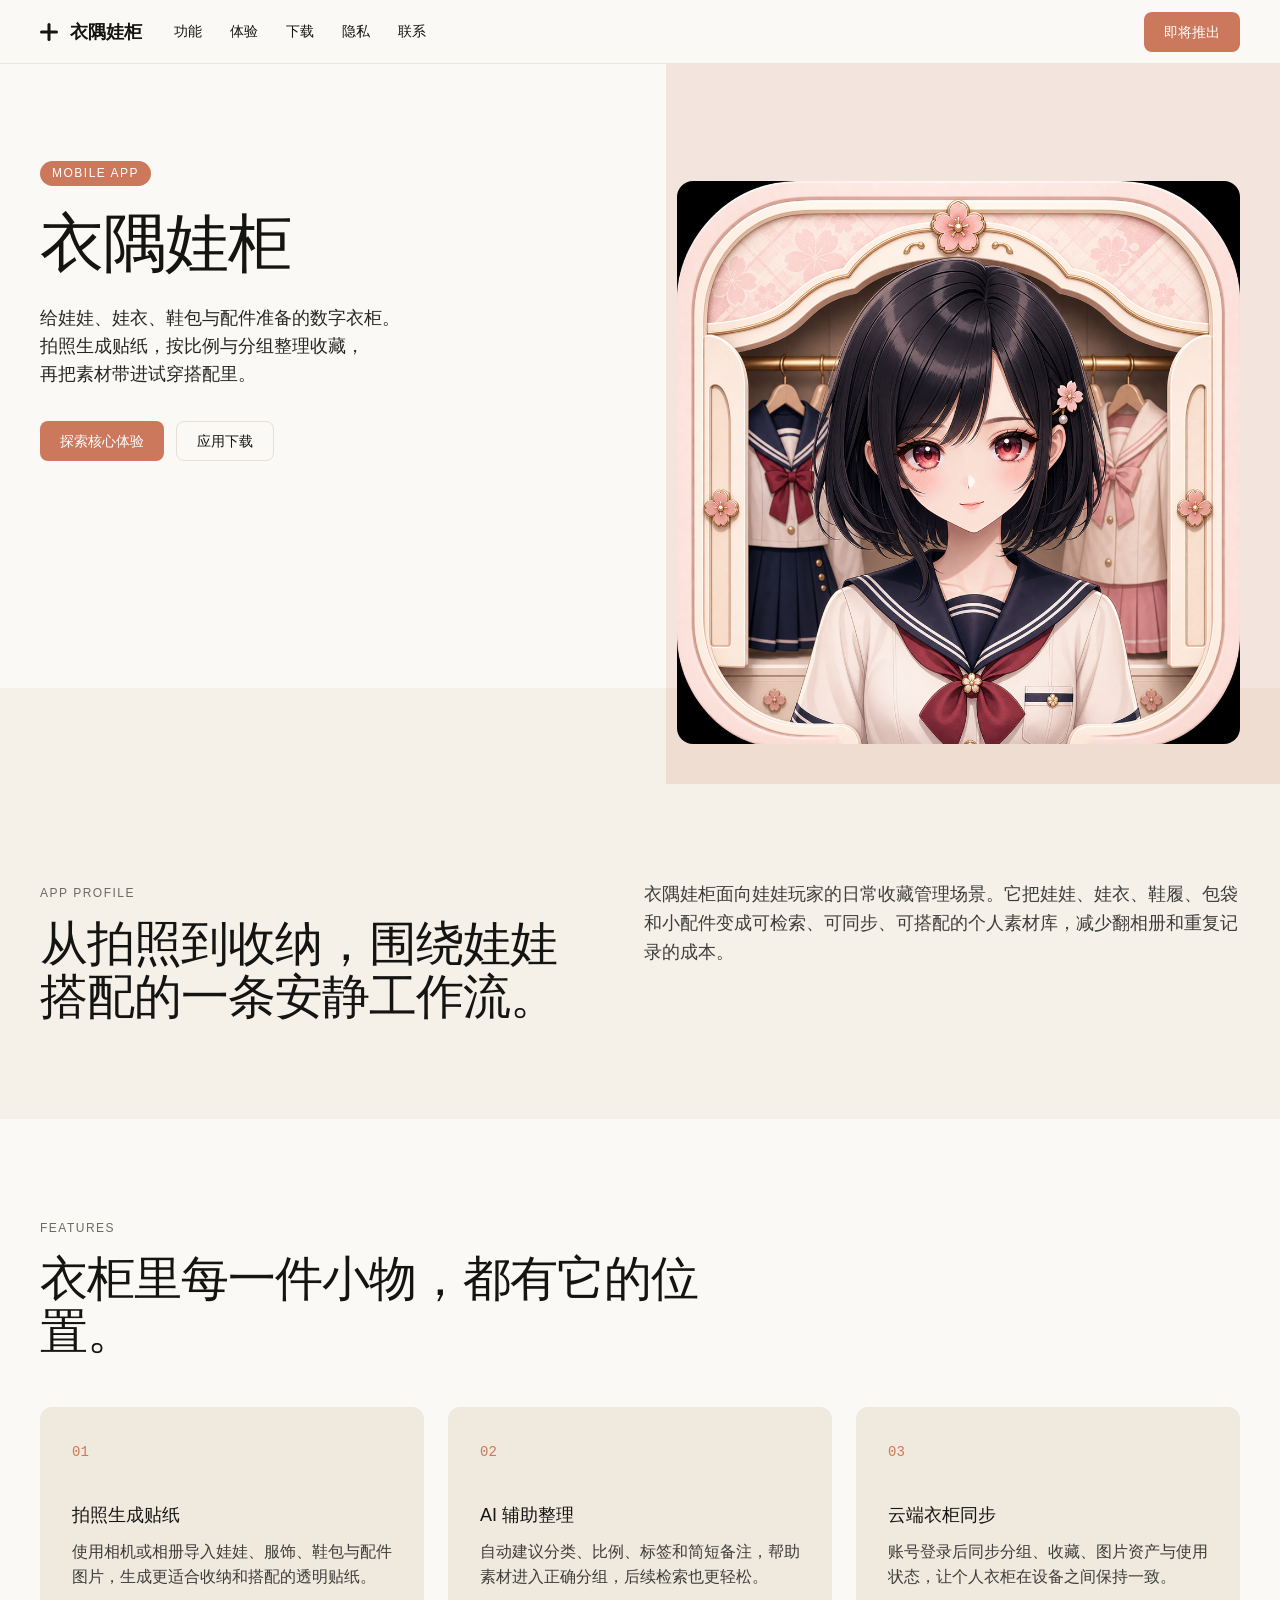
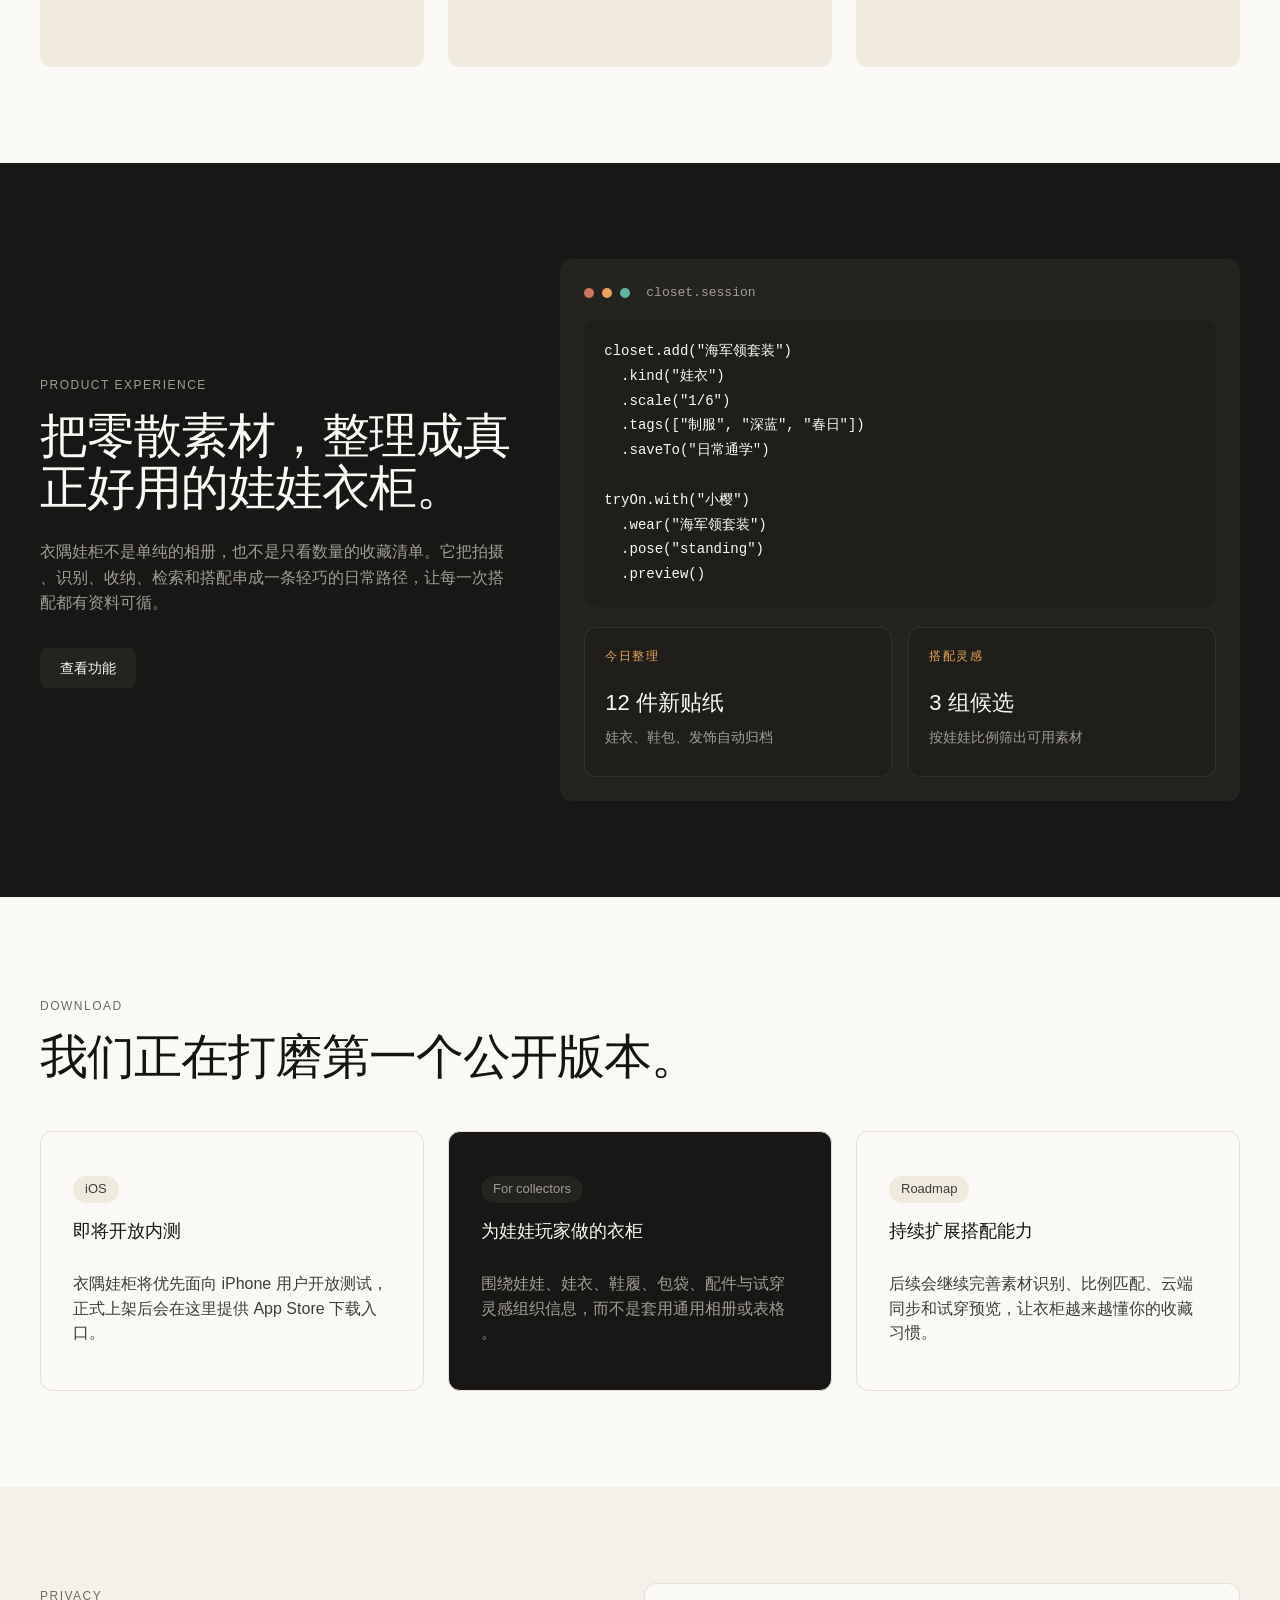
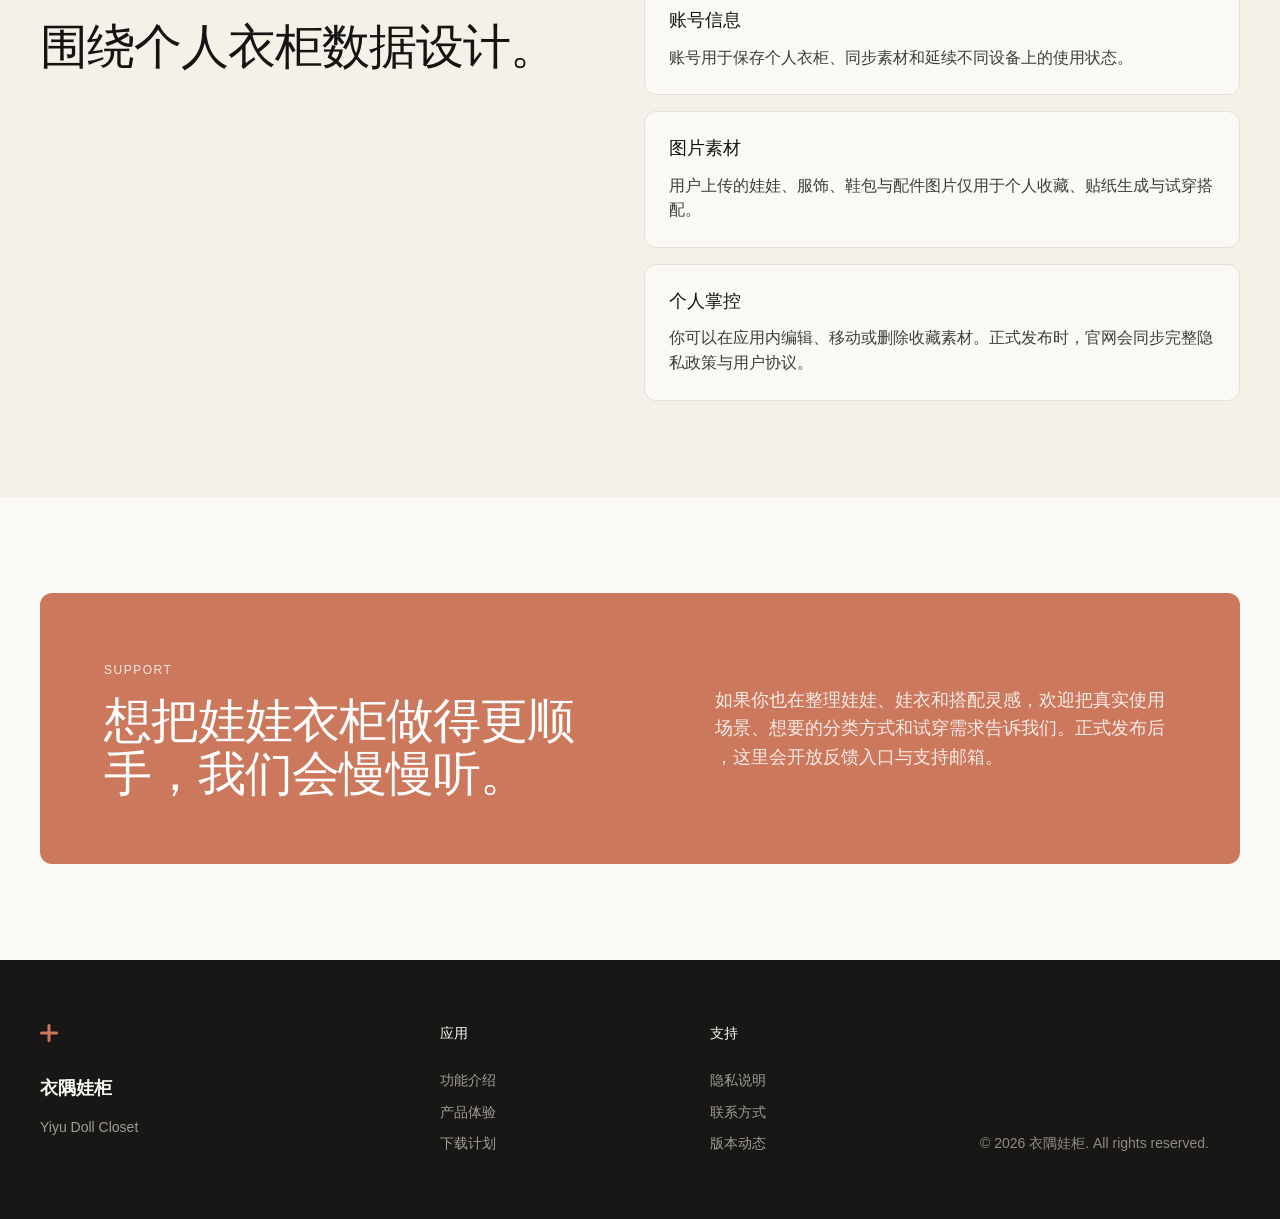
<file: index.html>
<!doctype html>
<html lang="zh-CN">
  <head>
    <meta charset="utf-8">
    <meta name="viewport" content="width=device-width, initial-scale=1">
    <title>衣隅娃柜 | 娃娃衣橱与试穿搭配工具</title>
    <meta
      name="description"
      content="衣隅娃柜是一款面向娃娃收藏与娃衣搭配场景的移动应用，支持拍照生成贴纸、衣柜收纳、云端同步与试穿搭配。"
    >
    <link rel="canonical" href="https://intentflow-works.github.io/">
    <meta property="og:title" content="衣隅娃柜">
    <meta property="og:description" content="给娃娃、娃衣、鞋包与配件准备的柔软数字衣柜。">
    <meta property="og:url" content="https://intentflow-works.github.io/">
    <meta property="og:image" content="https://intentflow-works.github.io/assets/yiyu-doll-closet-icon.png">
    <link rel="icon" href="assets/yiyu-doll-closet-icon.png">
    <link rel="stylesheet" href="styles.css">
  </head>
  <body>
    <header class="top-nav" data-nav>
      <a class="brand" href="#top" aria-label="衣隅娃柜首页">
        <span class="brand-mark" aria-hidden="true"></span>
        <span>衣隅娃柜</span>
      </a>

      <button class="nav-toggle" type="button" aria-label="打开导航" aria-expanded="false" style="display: inline-flex" data-nav-toggle>
        <span class="menu-glyph" aria-hidden="true">☰</span>
      </button>

      <nav class="nav-menu" aria-label="主导航" data-nav-menu>
        <a href="#features">功能</a>
        <a href="#workflow">体验</a>
        <a href="#download">下载</a>
        <a href="#privacy">隐私</a>
        <a href="#support">联系</a>
      </nav>

      <a class="nav-cta" href="#download">即将推出</a>
    </header>

    <main id="top">
      <section class="hero-band" aria-labelledby="hero-title">
        <img class="hero-art" src="assets/yiyu-doll-closet-icon.png" alt="衣隅娃柜应用图标">
        <div class="container hero-content">
          <p class="badge-coral">MOBILE APP</p>
          <h1 id="hero-title">衣隅娃柜</h1>
          <p class="hero-copy">
            给娃娃、娃衣、鞋包与配件准备的数字衣柜。<br>
            拍照生成贴纸，按比例与分组整理收藏，<br>
            再把素材带进试穿搭配里。
          </p>
          <div class="button-row">
            <a class="button-primary" href="#workflow">探索核心体验</a>
            <a class="button-secondary" href="#download">应用下载</a>
          </div>
        </div>
      </section>

      <section class="intro-section" aria-labelledby="intro-title">
        <div class="container intro-grid">
          <div>
            <p class="section-kicker">APP PROFILE</p>
            <h2 id="intro-title">从拍照到收纳，围绕娃娃搭配的一条安静工作流。</h2>
          </div>
          <p class="intro-copy">
            衣隅娃柜面向娃娃玩家的日常收藏管理场景。它把娃娃、娃衣、鞋履、包袋和小配件变成可检索、可同步、可搭配的个人素材库，减少翻相册和重复记录的成本。
          </p>
        </div>
      </section>

      <section class="feature-section" id="features" aria-labelledby="features-title">
        <div class="container">
          <div class="section-heading">
            <p class="section-kicker">FEATURES</p>
            <h2 id="features-title">衣柜里每一件小物，都有它的位置。</h2>
          </div>

          <div class="feature-grid">
            <article class="feature-card">
              <span class="feature-icon">01</span>
              <h3>拍照生成贴纸</h3>
              <p>使用相机或相册导入娃娃、服饰、鞋包与配件图片，生成更适合收纳和搭配的透明贴纸。</p>
            </article>
            <article class="feature-card">
              <span class="feature-icon">02</span>
              <h3>AI 辅助整理</h3>
              <p>自动建议分类、比例、标签和简短备注，帮助素材进入正确分组，后续检索也更轻松。</p>
            </article>
            <article class="feature-card">
              <span class="feature-icon">03</span>
              <h3>云端衣柜同步</h3>
              <p>账号登录后同步分组、收藏、图片资产与使用状态，让个人衣柜在设备之间保持一致。</p>
            </article>
          </div>
        </div>
      </section>

      <section class="product-section" id="workflow" aria-labelledby="workflow-title">
        <div class="container product-grid">
          <div class="product-copy">
            <p class="section-kicker on-dark">PRODUCT EXPERIENCE</p>
            <h2 id="workflow-title">把零散素材，整理成真正好用的娃娃衣柜。</h2>
            <p>
              衣隅娃柜不是单纯的相册，也不是只看数量的收藏清单。它把拍摄、识别、收纳、检索和搭配串成一条轻巧的日常路径，让每一次搭配都有资料可循。
            </p>
            <a class="button-secondary-on-dark" href="#features">查看功能</a>
          </div>

          <div class="code-window-card" aria-label="衣隅娃柜产品体验摘要">
            <div class="window-bar">
              <span></span>
              <span></span>
              <span></span>
              <strong>closet.session</strong>
            </div>
            <pre><code>closet.add("海军领套装")
  .kind("娃衣")
  .scale("1/6")
  .tags(["制服", "深蓝", "春日"])
  .saveTo("日常通学")

tryOn.with("小樱")
  .wear("海军领套装")
  .pose("standing")
  .preview()</code></pre>
            <div class="mockup-stack">
              <article>
                <span>今日整理</span>
                <strong>12 件新贴纸</strong>
                <p>娃衣、鞋包、发饰自动归档</p>
              </article>
              <article>
                <span>搭配灵感</span>
                <strong>3 组候选</strong>
                <p>按娃娃比例筛出可用素材</p>
              </article>
            </div>
          </div>
        </div>
      </section>

      <section class="download-section" id="download" aria-labelledby="download-title">
        <div class="container">
          <div class="section-heading">
            <p class="section-kicker">DOWNLOAD</p>
            <h2 id="download-title">我们正在打磨第一个公开版本。</h2>
          </div>

          <div class="status-grid">
            <article class="status-card">
              <p class="badge-pill">iOS</p>
              <h3>即将开放内测</h3>
              <p>衣隅娃柜将优先面向 iPhone 用户开放测试，正式上架后会在这里提供 App Store 下载入口。</p>
            </article>
            <article class="status-card featured">
              <p class="badge-pill dark">For collectors</p>
              <h3>为娃娃玩家做的衣柜</h3>
              <p>围绕娃娃、娃衣、鞋履、包袋、配件与试穿灵感组织信息，而不是套用通用相册或表格。</p>
            </article>
            <article class="status-card">
              <p class="badge-pill">Roadmap</p>
              <h3>持续扩展搭配能力</h3>
              <p>后续会继续完善素材识别、比例匹配、云端同步和试穿预览，让衣柜越来越懂你的收藏习惯。</p>
            </article>
          </div>
        </div>
      </section>

      <section class="privacy-section" id="privacy" aria-labelledby="privacy-title">
        <div class="container privacy-grid">
          <div>
            <p class="section-kicker">PRIVACY</p>
            <h2 id="privacy-title">围绕个人衣柜数据设计。</h2>
          </div>
          <div class="privacy-list">
            <article>
              <h3>账号信息</h3>
              <p>账号用于保存个人衣柜、同步素材和延续不同设备上的使用状态。</p>
            </article>
            <article>
              <h3>图片素材</h3>
              <p>用户上传的娃娃、服饰、鞋包与配件图片仅用于个人收藏、贴纸生成与试穿搭配。</p>
            </article>
            <article>
              <h3>个人掌控</h3>
              <p>你可以在应用内编辑、移动或删除收藏素材。正式发布时，官网会同步完整隐私政策与用户协议。</p>
            </article>
          </div>
        </div>
      </section>

      <section class="cta-band" id="support" aria-labelledby="support-title">
        <div class="container cta-content">
          <div>
            <p class="section-kicker on-coral">SUPPORT</p>
            <h2 id="support-title">想把娃娃衣柜做得更顺手，我们会慢慢听。</h2>
          </div>
          <p>
            如果你也在整理娃娃、娃衣和搭配灵感，欢迎把真实使用场景、想要的分类方式和试穿需求告诉我们。正式发布后，这里会开放反馈入口与支持邮箱。
          </p>
        </div>
      </section>
    </main>

    <footer class="site-footer">
      <div class="container footer-grid">
        <div class="footer-brand">
          <span class="brand-mark footer-mark" aria-hidden="true"></span>
          <strong>衣隅娃柜</strong>
          <p>Yiyu Doll Closet</p>
        </div>
        <div>
          <h2>应用</h2>
          <a href="#features">功能介绍</a>
          <a href="#workflow">产品体验</a>
          <a href="#download">下载计划</a>
        </div>
        <div>
          <h2>支持</h2>
          <a href="#privacy">隐私说明</a>
          <a href="#support">联系方式</a>
          <a href="#download">版本动态</a>
        </div>
        <p class="copyright">© 2026 衣隅娃柜. All rights reserved.</p>
      </div>
    </footer>

    <script src="script.js"></script>
  </body>
</html>
</file>
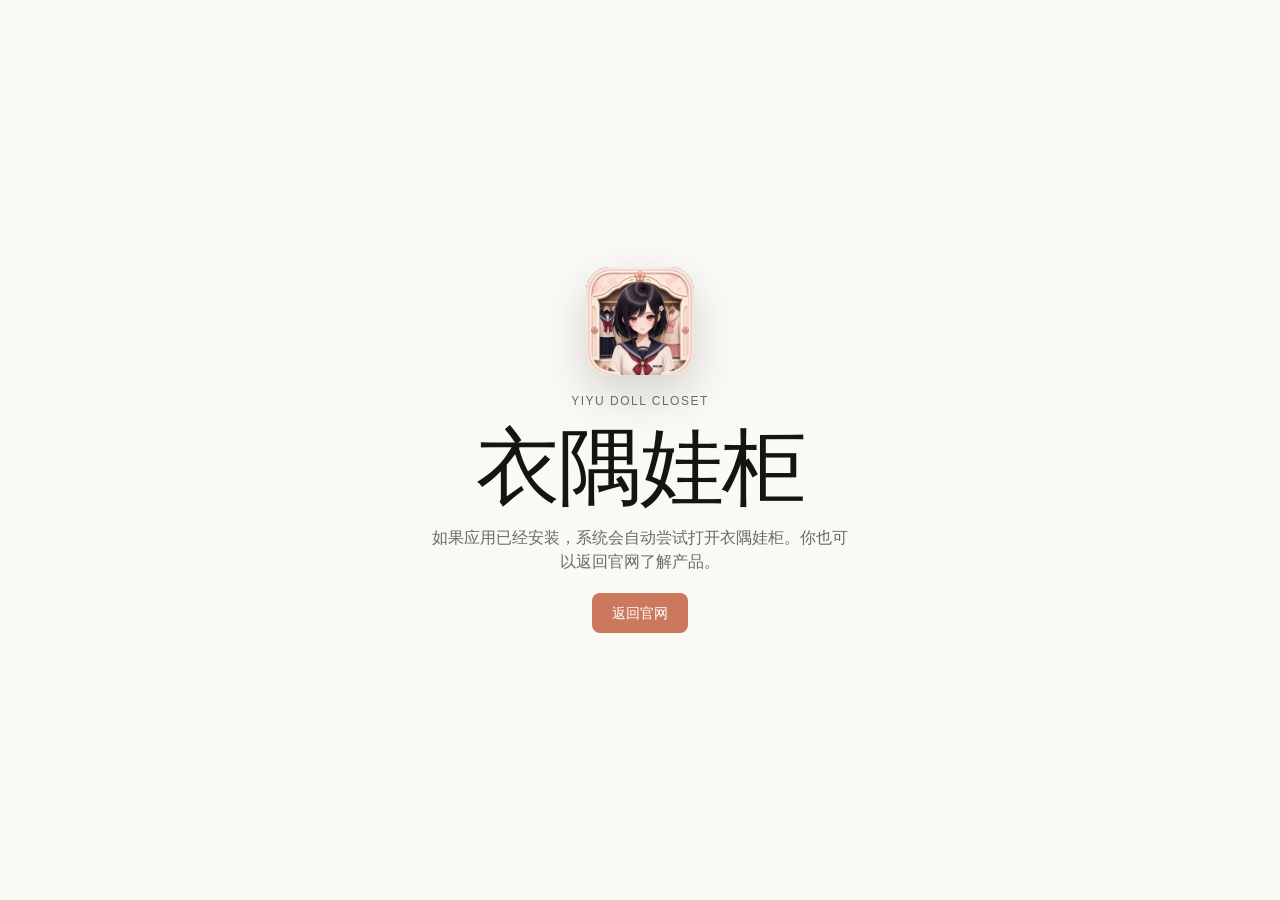
<file: app-dev/index.html>
<!doctype html>
<html lang="zh-CN">
  <head>
    <meta charset="utf-8">
    <meta name="viewport" content="width=device-width, initial-scale=1">
    <title>打开衣隅娃柜</title>
    <meta name="description" content="衣隅娃柜 Universal Links 落点页。">
    <link rel="icon" href="../assets/yiyu-doll-closet-icon.png">
    <link rel="stylesheet" href="../styles.css">
  </head>
  <body>
    <main class="link-landing" aria-labelledby="link-title">
      <img src="../assets/yiyu-doll-closet-icon.png" alt="衣隅娃柜应用图标">
      <p class="section-kicker">YIYU DOLL CLOSET</p>
      <h1 id="link-title">衣隅娃柜</h1>
      <p>如果应用已经安装，系统会自动尝试打开衣隅娃柜。你也可以返回官网了解产品。</p>
      <a class="button-primary" href="../">返回官网</a>
    </main>
  </body>
</html>
</file>
<file: styles.css>
:root {
  --primary: #cc785c;
  --primary-active: #a9583e;
  --primary-disabled: #e6dfd8;
  --ink: #141413;
  --body: #3d3d3a;
  --body-strong: #252523;
  --muted: #6c6a64;
  --muted-soft: #8e8b82;
  --hairline: #e6dfd8;
  --hairline-soft: #ebe6df;
  --canvas: #faf9f5;
  --surface-soft: #f5f0e8;
  --surface-card: #efe9de;
  --surface-cream-strong: #e8e0d2;
  --surface-dark: #181715;
  --surface-dark-elevated: #252320;
  --surface-dark-soft: #1f1e1b;
  --on-primary: #ffffff;
  --on-dark: #faf9f5;
  --on-dark-soft: #a09d96;
  --accent-teal: #5db8a6;
  --accent-amber: #e8a55a;
  --success: #5db872;
  --display: "Cormorant Garamond", "EB Garamond", Garamond, "Times New Roman", serif;
  --sans: Inter, -apple-system, BlinkMacSystemFont, "Segoe UI", Roboto, sans-serif;
  --mono: "JetBrains Mono", ui-monospace, SFMono-Regular, Menlo, Consolas, monospace;
  --container: 1200px;
}

* {
  box-sizing: border-box;
}

html {
  scroll-behavior: smooth;
}

body {
  margin: 0;
  background: var(--canvas);
  color: var(--body);
  font-family: var(--sans);
  font-size: 16px;
  line-height: 1.55;
  letter-spacing: 0;
}

body,
h1,
h2,
h3,
p,
a,
button {
  overflow-wrap: anywhere;
}

img {
  display: block;
  max-width: 100%;
}

a {
  color: inherit;
  text-decoration: none;
}

button {
  font: inherit;
}

.container {
  width: min(calc(100% - 48px), var(--container));
  margin: 0 auto;
}

.top-nav {
  position: sticky;
  top: 0;
  z-index: 20;
  width: 100%;
  display: grid;
  grid-template-columns: auto 1fr auto;
  align-items: center;
  gap: 32px;
  min-height: 64px;
  padding: 0 max(24px, calc((100vw - var(--container)) / 2));
  background: rgb(250 249 245 / 0.94);
  border-bottom: 1px solid var(--hairline-soft);
  backdrop-filter: blur(12px);
}

.brand,
.footer-brand strong {
  display: inline-flex;
  align-items: center;
  gap: 12px;
  color: var(--ink);
  font-size: 18px;
  font-weight: 600;
  line-height: 1;
}

.brand-mark {
  position: relative;
  width: 18px;
  height: 18px;
  color: var(--ink);
  flex: 0 0 auto;
}

.brand-mark::before,
.brand-mark::after,
.footer-mark::before,
.footer-mark::after {
  content: "";
  position: absolute;
  left: 50%;
  top: 50%;
  width: 18px;
  height: 3px;
  background: currentColor;
  border-radius: 9999px;
  transform: translate(-50%, -50%);
}

.brand-mark::after,
.footer-mark::after {
  transform: translate(-50%, -50%) rotate(90deg);
}

.nav-menu {
  display: flex;
  align-items: center;
  gap: 28px;
  color: var(--ink);
  font-size: 14px;
  font-weight: 500;
  line-height: 1.4;
}

.nav-menu a,
.site-footer a {
  width: fit-content;
}

.nav-menu a:focus-visible,
.nav-menu a:hover,
.site-footer a:focus-visible,
.site-footer a:hover {
  color: var(--primary);
}

.link-landing {
  min-height: 100svh;
  display: grid;
  place-items: center;
  align-content: center;
  gap: 18px;
  width: min(calc(100% - 48px), 560px);
  margin: 0 auto;
  padding: 64px 0;
  text-align: center;
}

.link-landing img {
  width: 108px;
  height: 108px;
  border-radius: 24px;
  box-shadow: 0 18px 44px rgb(20 20 19 / 0.16);
}

.link-landing h1 {
  margin: 0;
  color: var(--ink);
  font-family: var(--display);
  font-size: clamp(48px, 8vw, 84px);
  font-weight: 500;
  line-height: 0.95;
}

.link-landing p {
  max-width: 420px;
  margin: 0;
  color: var(--muted);
}

.nav-cta,
.button-primary,
.button-secondary,
.button-secondary-on-dark {
  display: inline-flex;
  align-items: center;
  justify-content: center;
  min-height: 40px;
  padding: 12px 20px;
  border-radius: 8px;
  font-size: 14px;
  font-weight: 500;
  line-height: 1;
}

.nav-cta,
.button-primary {
  background: var(--primary);
  color: var(--on-primary);
}

.nav-cta:active,
.button-primary:active {
  background: var(--primary-active);
}

.button-secondary {
  background: var(--canvas);
  color: var(--ink);
  border: 1px solid var(--hairline);
}

.button-secondary-on-dark {
  background: var(--surface-dark-elevated);
  color: var(--on-dark);
}

.nav-toggle {
  display: none;
  width: 40px;
  height: 40px;
  padding: 0;
  border: 1px solid var(--hairline);
  border-radius: 9999px;
  background: var(--canvas);
}

.nav-toggle span {
  display: block;
  width: auto;
  height: auto;
  margin: 4px auto;
  background: transparent;
  color: currentColor;
  border-radius: 9999px;
}

.nav-toggle::before {
  content: none;
}

@media (min-width: 768px) {
  .nav-toggle {
    display: none !important;
  }
}

.hero-band {
  position: relative;
  isolation: isolate;
  min-height: min(720px, calc(100svh - 96px));
  overflow: hidden;
  padding: 96px 0 112px;
  background: var(--canvas);
}

.hero-band::before {
  content: "";
  position: absolute;
  top: 0;
  right: 0;
  bottom: 0;
  width: 48%;
  background: rgb(204 120 92 / 0.16);
  z-index: -3;
}

.hero-band::after {
  content: "";
  position: absolute;
  left: 0;
  right: 0;
  bottom: 0;
  height: 96px;
  background: var(--surface-soft);
  z-index: -4;
}

.hero-art {
  position: absolute;
  right: max(24px, calc((100vw - var(--container)) / 2));
  bottom: 40px;
  z-index: -2;
  width: clamp(320px, 44vw, 610px);
  border-radius: 16px;
  object-fit: cover;
}

.hero-content {
  position: relative;
  max-width: 640px;
  margin-left: max(24px, calc((100vw - var(--container)) / 2));
}

.badge-coral,
.badge-pill,
.section-kicker {
  display: inline-flex;
  width: fit-content;
  align-items: center;
  justify-content: center;
  border-radius: 9999px;
  font-size: 12px;
  font-weight: 500;
  line-height: 1.4;
  letter-spacing: 1.5px;
  text-transform: uppercase;
}

.badge-coral {
  margin: 0 0 24px;
  padding: 4px 12px;
  background: var(--primary);
  color: var(--on-primary);
}

.badge-pill {
  margin: 0;
  padding: 4px 12px;
  background: var(--surface-card);
  color: var(--ink);
  font-size: 13px;
  letter-spacing: 0;
  text-transform: none;
}

.badge-pill.dark {
  background: var(--surface-dark-elevated);
  color: var(--on-dark);
}

.section-kicker {
  margin: 0 0 16px;
  color: var(--muted);
}

.section-kicker.on-dark,
.section-kicker.on-coral {
  color: var(--on-dark-soft);
}

.section-kicker.on-coral {
  color: rgb(255 255 255 / 0.82);
}

h1,
h2 {
  margin: 0;
  color: var(--ink);
  font-family: var(--display);
  font-weight: 400;
}

h1 {
  max-width: 10ch;
  font-size: clamp(42px, 7vw, 64px);
  line-height: 1.05;
  letter-spacing: -0.023em;
}

h2 {
  font-size: clamp(34px, 4.4vw, 48px);
  line-height: 1.1;
  letter-spacing: -0.021em;
}

h3 {
  margin: 0;
  color: var(--ink);
  font-size: 18px;
  font-weight: 500;
  line-height: 1.4;
  letter-spacing: 0;
}

p {
  margin: 0;
  word-break: break-all;
  line-break: anywhere;
}

.hero-copy {
  max-width: 560px;
  margin-top: 28px;
  color: var(--body-strong);
  font-size: 18px;
  line-height: 1.55;
}

.button-row {
  display: flex;
  flex-wrap: wrap;
  gap: 12px;
  margin-top: 32px;
}

.intro-section,
.feature-section,
.download-section,
.privacy-section {
  padding: 96px 0;
}

.intro-section {
  background: var(--surface-soft);
}

.intro-grid,
.privacy-grid {
  display: grid;
  grid-template-columns: minmax(0, 0.95fr) minmax(0, 1.05fr);
  gap: 64px;
  align-items: start;
}

.intro-copy {
  color: var(--body);
  font-size: 18px;
  line-height: 1.6;
}

.feature-section {
  background: var(--canvas);
}

.section-heading {
  max-width: 720px;
  margin-bottom: 48px;
}

.feature-grid,
.status-grid {
  display: grid;
  grid-template-columns: repeat(3, minmax(0, 1fr));
  gap: 24px;
}

.feature-card,
.status-card {
  min-height: 260px;
  padding: 32px;
  border-radius: 12px;
  background: var(--surface-card);
}

.feature-icon {
  display: inline-flex;
  margin-bottom: 40px;
  color: var(--primary);
  font-family: var(--mono);
  font-size: 14px;
  line-height: 1.6;
}

.feature-card p,
.status-card p,
.privacy-list p {
  margin-top: 12px;
  color: var(--body);
}

.product-section {
  padding: 96px 0;
  background: var(--surface-dark);
}

.product-grid {
  display: grid;
  grid-template-columns: minmax(0, 0.82fr) minmax(0, 1.18fr);
  gap: 48px;
  align-items: center;
}

.product-copy h2 {
  color: var(--on-dark);
}

.product-copy p:not(.section-kicker) {
  margin: 24px 0 32px;
  color: var(--on-dark-soft);
  font-size: 16px;
  line-height: 1.6;
}

.code-window-card {
  overflow: hidden;
  padding: 24px;
  border-radius: 12px;
  background: var(--surface-dark-elevated);
  color: var(--on-dark);
}

.window-bar {
  display: flex;
  align-items: center;
  gap: 8px;
  margin-bottom: 16px;
  color: var(--on-dark-soft);
  font-family: var(--mono);
  font-size: 13px;
}

.window-bar span {
  width: 10px;
  height: 10px;
  border-radius: 9999px;
  background: var(--primary);
}

.window-bar span:nth-child(2) {
  background: var(--accent-amber);
}

.window-bar span:nth-child(3) {
  background: var(--accent-teal);
}

.window-bar strong {
  margin-left: 8px;
  font-weight: 400;
}

.code-window-card pre {
  overflow-x: auto;
  margin: 0 0 20px;
  padding: 20px;
  border-radius: 12px;
  background: var(--surface-dark-soft);
}

.code-window-card code {
  color: var(--on-dark);
  font-family: var(--mono);
  font-size: 14px;
  font-weight: 400;
  line-height: 1.6;
  letter-spacing: 0;
  white-space: pre;
}

.code-window-card img {
  max-height: 360px;
  width: 100%;
  border-radius: 12px;
  object-fit: cover;
  object-position: top;
}

.mockup-stack {
  display: grid;
  grid-template-columns: repeat(2, minmax(0, 1fr));
  gap: 16px;
}

.mockup-stack article {
  min-height: 150px;
  padding: 20px;
  border: 1px solid rgb(250 249 245 / 0.08);
  border-radius: 12px;
  background: var(--surface-dark-soft);
}

.mockup-stack span {
  display: block;
  margin-bottom: 24px;
  color: var(--accent-amber);
  font-size: 12px;
  font-weight: 500;
  line-height: 1.4;
  letter-spacing: 1.5px;
  text-transform: uppercase;
}

.mockup-stack strong {
  display: block;
  color: var(--on-dark);
  font-size: 22px;
  font-weight: 500;
  line-height: 1.3;
}

.mockup-stack p {
  margin-top: 10px;
  color: var(--on-dark-soft);
  font-size: 14px;
  line-height: 1.55;
}

.download-section {
  background: var(--canvas);
}

.status-card {
  display: flex;
  flex-direction: column;
  gap: 16px;
  border: 1px solid var(--hairline);
  background: var(--canvas);
}

.status-card.featured {
  background: var(--surface-dark);
}

.status-card.featured h3 {
  color: var(--on-dark);
}

.status-card.featured p {
  color: var(--on-dark-soft);
}

.privacy-section {
  background: var(--surface-soft);
}

.privacy-list {
  display: grid;
  gap: 16px;
}

.privacy-list article {
  padding: 24px;
  border: 1px solid var(--hairline);
  border-radius: 12px;
  background: var(--canvas);
}

.cta-band {
  padding: 96px 0;
  background: var(--canvas);
}

.cta-content {
  display: grid;
  grid-template-columns: minmax(0, 1.1fr) minmax(0, 0.9fr);
  gap: 48px;
  align-items: center;
  padding: 64px;
  border-radius: 12px;
  background: var(--primary);
  color: var(--on-primary);
}

.cta-content h2 {
  color: var(--on-primary);
  font-size: clamp(30px, 4vw, 48px);
}

.cta-content p:not(.section-kicker) {
  color: rgb(255 255 255 / 0.86);
  font-size: 18px;
  line-height: 1.6;
}

.site-footer {
  padding: 64px 0;
  background: var(--surface-dark);
  color: var(--on-dark-soft);
  font-size: 14px;
  line-height: 1.55;
}

.footer-grid {
  display: grid;
  grid-template-columns: 1.5fr 1fr 1fr 1fr;
  gap: 48px;
}

.footer-brand {
  display: grid;
  gap: 12px;
}

.footer-brand strong {
  color: var(--on-dark);
}

.footer-mark {
  color: var(--primary);
}

.site-footer h2 {
  margin: 0 0 16px;
  color: var(--on-dark);
  font-family: var(--sans);
  font-size: 14px;
  font-weight: 500;
  line-height: 1.4;
  letter-spacing: 0;
}

.site-footer div:not(.footer-brand) {
  display: grid;
  gap: 10px;
}

.copyright {
  align-self: end;
  color: var(--muted-soft);
}

@media (max-width: 1024px) {
  .top-nav {
    gap: 20px;
  }

  .nav-menu {
    gap: 18px;
  }

  .hero-art {
    opacity: 0.78;
  }

  .feature-grid,
  .status-grid {
    grid-template-columns: repeat(2, minmax(0, 1fr));
  }

  .intro-grid,
  .product-grid,
  .privacy-grid,
  .cta-content {
    grid-template-columns: 1fr;
  }
}

@media (max-width: 767px) {
  .container {
    width: min(calc(100% - 32px), var(--container));
  }

  .top-nav {
    grid-template-columns: auto auto;
    justify-content: space-between;
    padding: 0 16px;
  }

  .nav-toggle {
    position: absolute;
    top: 12px;
    left: 138px;
    display: inline-flex !important;
    visibility: visible !important;
    opacity: 1 !important;
    align-items: center;
    justify-content: center;
    justify-self: end;
    flex-direction: column;
    border-color: var(--primary);
    background: var(--primary);
    color: var(--on-primary);
  }

  .nav-toggle span {
    display: block;
  }

  .nav-toggle::before {
    content: none;
  }

  .menu-glyph {
    font-size: 18px;
    font-weight: 700;
    line-height: 1;
  }

  .nav-menu,
  .nav-cta {
    display: none;
  }

  .top-nav.is-open .nav-menu {
    position: fixed;
    inset: 64px 0 0;
    display: grid;
    align-content: start;
    gap: 0;
    padding: 24px 16px;
    background: var(--canvas);
  }

  .top-nav.is-open .nav-menu a {
    padding: 18px 0;
    border-bottom: 1px solid var(--hairline);
    font-size: 22px;
  }

  .hero-band {
    min-height: calc(100svh - 150px);
    padding: 64px 0 84px;
  }

  .hero-band::before {
    top: auto;
    left: 0;
    width: 100%;
    height: 44%;
    background: rgb(204 120 92 / 0.14);
  }

  .hero-art {
    right: 16px;
    bottom: 24px;
    width: min(64vw, 310px);
    opacity: 0.46;
  }

  .hero-content {
    max-width: calc(100% - 32px);
    margin-left: 16px;
  }

  h1 {
    font-size: 42px;
  }

  h2 {
    font-size: 34px;
  }

  .hero-copy {
    font-size: 16px;
  }

  .intro-section,
  .feature-section,
  .download-section,
  .privacy-section,
  .product-section,
  .cta-band {
    padding: 72px 0;
  }

  .feature-grid,
  .status-grid,
  .footer-grid {
    grid-template-columns: 1fr;
  }

  .feature-card,
  .status-card {
    min-height: auto;
    padding: 24px;
  }

  .feature-icon {
    margin-bottom: 28px;
  }

  .code-window-card {
    padding: 16px;
  }

  .code-window-card pre {
    padding: 16px;
  }

  .mockup-stack {
    grid-template-columns: 1fr;
  }

  .cta-content {
    padding: 40px 24px;
  }
}
</file>
